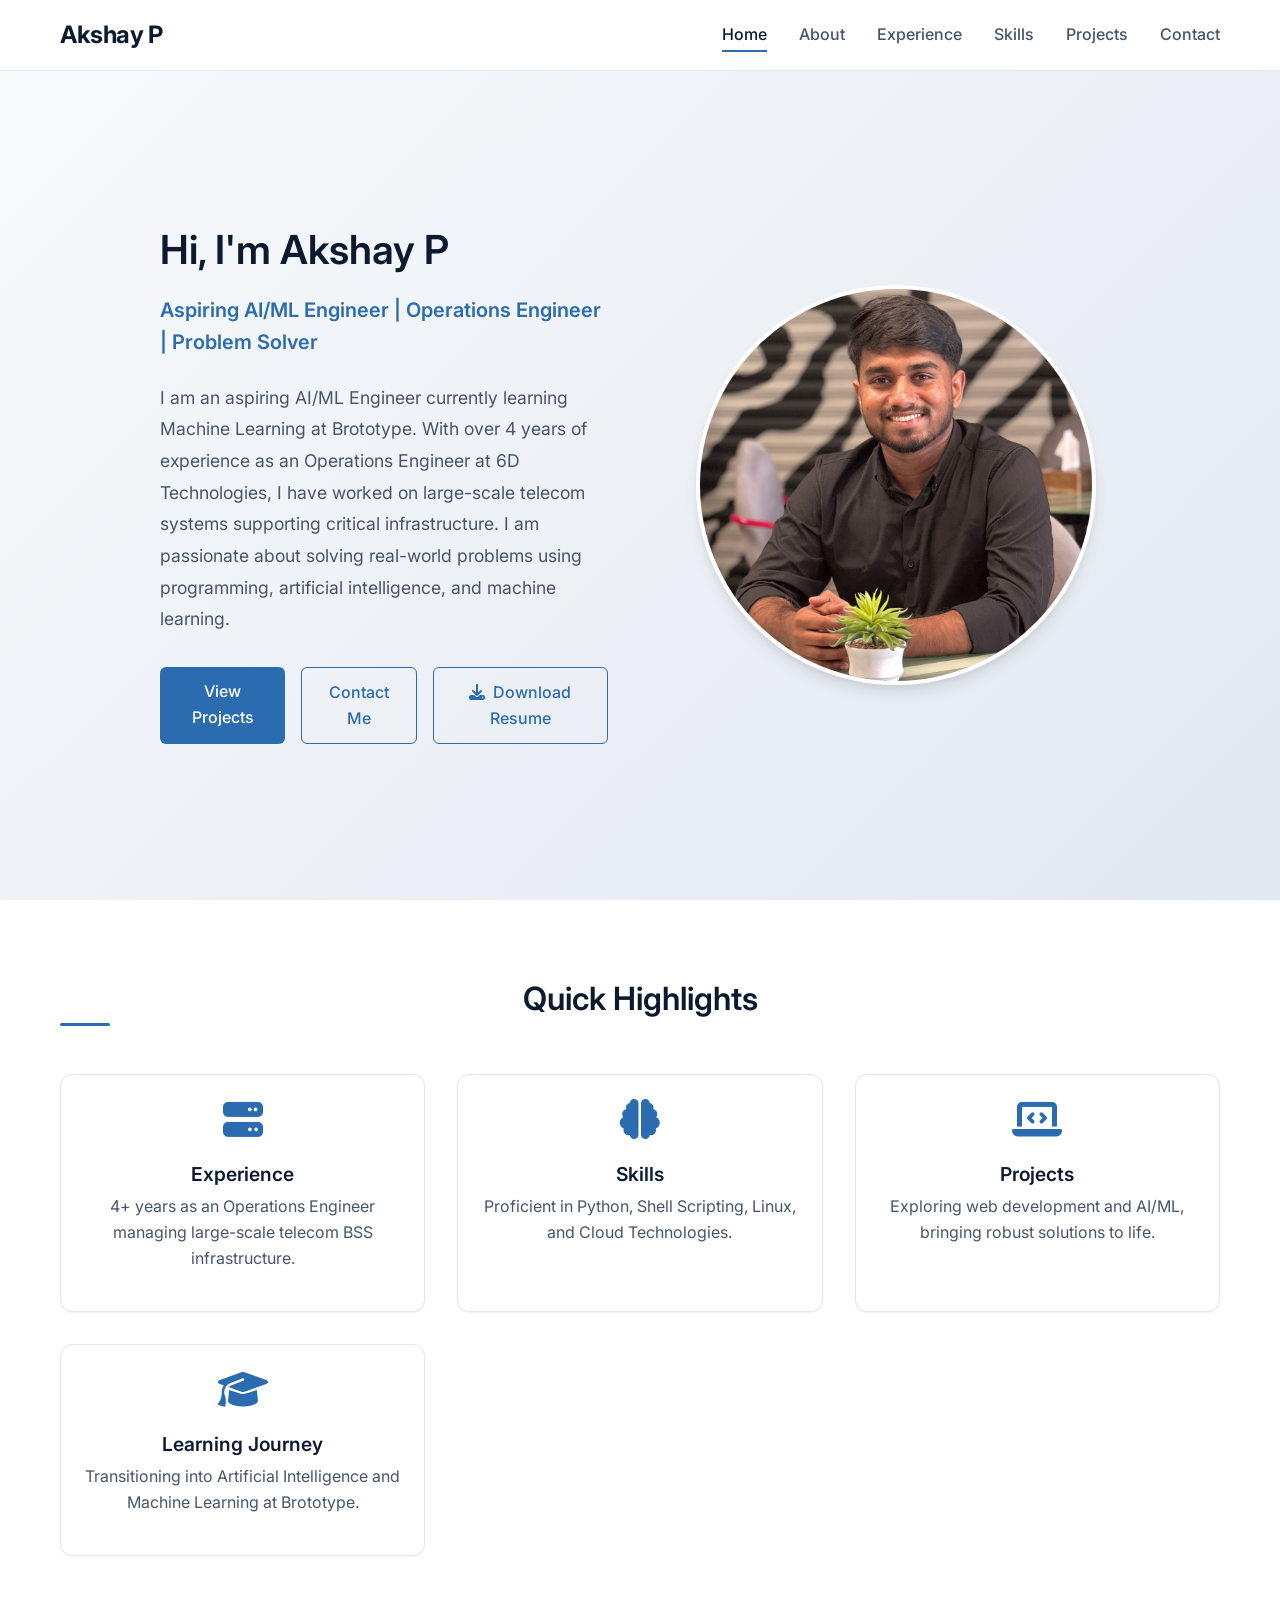
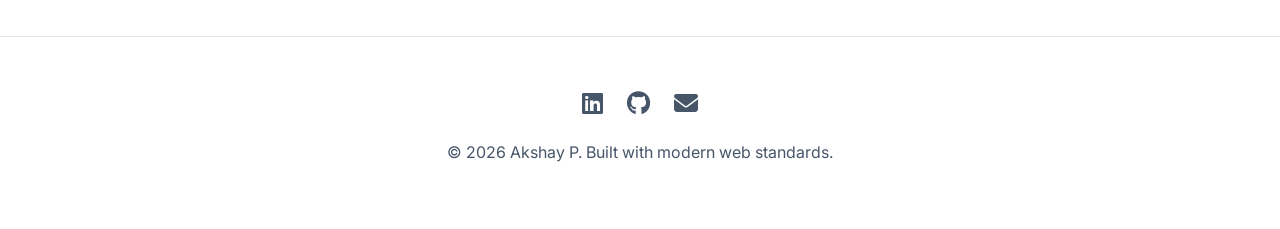
<file: index.html>
<!DOCTYPE html>
<html lang="en">

<head>
  <meta charset="UTF-8">
  <meta name="viewport" content="width=device-width, initial-scale=1.0">
  <title>Akshay P | AI/ML Engineer</title>
  <meta name="description" content="Portfolio of Akshay P, Aspiring AI/ML Engineer and Operations Engineer.">
  <link rel="stylesheet" href="assets/css/style.css">
  <link rel="stylesheet" href="https://cdnjs.cloudflare.com/ajax/libs/font-awesome/6.4.0/css/all.min.css">
  <style>
    /* Home Page Specific Styles */
    .hero {
      min-height: calc(100vh - 70px);
      display: flex;
      align-items: center;
      justify-content: center;
      padding: 2rem 0;
      background: linear-gradient(135deg, #f8fafc 0%, #e2e8f0 100%);
    }

    .hero-container {
      display: flex;
      align-items: center;
      gap: 4rem;
      max-width: 1000px;
    }

    .hero-content {
      flex: 1;
    }

    .hero-image-container {
      flex: 1;
      display: flex;
      justify-content: center;
    }

    .hero-image {
      width: 400px;
      height: 400px;
      border-radius: 50%;
      object-fit: cover;
      box-shadow: var(--shadow-lg);
      border: 4px solid #fff;
    }

    .hero-subtitle {
      font-size: 1.25rem;
      color: var(--accent-color);
      font-weight: 600;
      margin-bottom: 1.5rem;
    }

    .hero-text {
      font-size: 1.1rem;
      color: var(--text-secondary);
      line-height: 1.8;
      margin-bottom: 2rem;
    }

    .btn-group {
      display: flex;
      gap: 1rem;
      margin-top: 2rem;
    }

    .highlights {
      background-color: #fff;
      padding: 5rem 0;
    }

    .highlight-icon {
      font-size: 2.5rem;
      color: var(--accent-color);
      margin-bottom: 1.5rem;
    }

    @media (max-width: 900px) {
      .hero-container {
        flex-direction: column-reverse;
        text-align: center;
        gap: 2rem;
      }

      .btn-group {
        justify-content: center;
        flex-wrap: wrap;
      }
    }
  </style>
</head>

<body>

  <!-- Navigation -->
  <nav class="navbar">
    <div class="container nav-container">
      <a href="index.html" class="logo">Akshay P</a>
      <div class="hamburger">
        <span></span>
        <span></span>
        <span></span>
      </div>
      <ul class="nav-menu">
        <li><a href="index.html" class="nav-link">Home</a></li>
        <li><a href="about.html" class="nav-link">About</a></li>
        <li><a href="experience.html" class="nav-link">Experience</a></li>
        <li><a href="skills.html" class="nav-link">Skills</a></li>
        <li><a href="projects.html" class="nav-link">Projects</a></li>
        <li><a href="contact.html" class="nav-link">Contact</a></li>
      </ul>
    </div>
  </nav>

  <!-- Hero Section -->
  <section class="hero">
    <div class="container hero-container fade-in">
      <div class="hero-content">
        <h1>Hi, I'm Akshay P</h1>
        <div class="hero-subtitle">Aspiring AI/ML Engineer | Operations Engineer | Problem Solver</div>
        <p class="hero-text">
          I am an aspiring AI/ML Engineer currently learning Machine Learning at Brototype. With over 4 years of
          experience as an Operations Engineer at 6D Technologies, I have worked on large-scale telecom systems
          supporting critical infrastructure. I am passionate about solving real-world problems using programming,
          artificial intelligence, and machine learning.
        </p>
        <div class="btn-group">
          <a href="projects.html" class="btn btn-primary">View Projects</a>
          <a href="contact.html" class="btn btn-secondary">Contact Me</a>
          <a href="https://docs.google.com/document/d/1Ic0UCB2RdyCVwe9C10wcypvzo18QJWpw/edit?usp=drive_link&ouid=106035150962285005236&rtpof=true&sd=true" target="_blank" class="btn btn-secondary"><i class="fas fa-download" style="margin-right: 8px;"></i>Download
            Resume</a>
        </div>
      </div>
      <div class="hero-image-container fade-in">
        <img src="assets/images/profile.jpeg" alt="Akshay P" class="hero-image">
      </div>
    </div>
  </section>

  <!-- Highlights Section -->
  <section class="highlights">
    <div class="container">
      <h2 class="text-center fade-in">Quick Highlights</h2>
      <div class="grid grid-2 mt-3 p-0">
        <!-- Experience Card -->
        <a href="experience.html" class="card text-center fade-in">
          <i class="fas fa-server highlight-icon"></i>
          <h3 class="card-title">Experience</h3>
          <p>4+ years as an Operations Engineer managing large-scale telecom BSS infrastructure.</p>
        </a>

        <!-- Skills Card -->
        <a href="skills.html" class="card text-center fade-in">
          <i class="fas fa-brain highlight-icon"></i>
          <h3 class="card-title">Skills</h3>
          <p>Proficient in Python, Shell Scripting, Linux, and Cloud Technologies.</p>
        </a>

        <!-- Projects Card -->
        <a href="projects.html" class="card text-center fade-in">
          <i class="fas fa-laptop-code highlight-icon"></i>
          <h3 class="card-title">Projects</h3>
          <p>Exploring web development and AI/ML, bringing robust solutions to life.</p>
        </a>

        <!-- Learning Journey Card -->
        <a href="about.html" class="card text-center fade-in">
          <i class="fas fa-graduation-cap highlight-icon"></i>
          <h3 class="card-title">Learning Journey</h3>
          <p>Transitioning into Artificial Intelligence and Machine Learning at Brototype.</p>
        </a>
      </div>
    </div>
  </section>

  <!-- Footer -->
  <footer>
    <div class="container footer-content">
      <div class="social-links">
        <a href="https://www.linkedin.com/in/akshaypramodp" target="_blank" aria-label="LinkedIn"><i
            class="fab fa-linkedin"></i></a>
        <a href="https://github.com/akshaypramodp" target="_blank" aria-label="GitHub"><i class="fab fa-github"></i></a>
        <a href="mailto:akshaypramod107@gmail.com" aria-label="Email" target="_blank"><i class="fas fa-envelope"></i></a>
      </div>
      <p>&copy; 2026 Akshay P. Built with modern web standards.</p>
    </div>
  </footer>

  <script src="assets/js/main.js"></script>
</body>

</html>
</file>
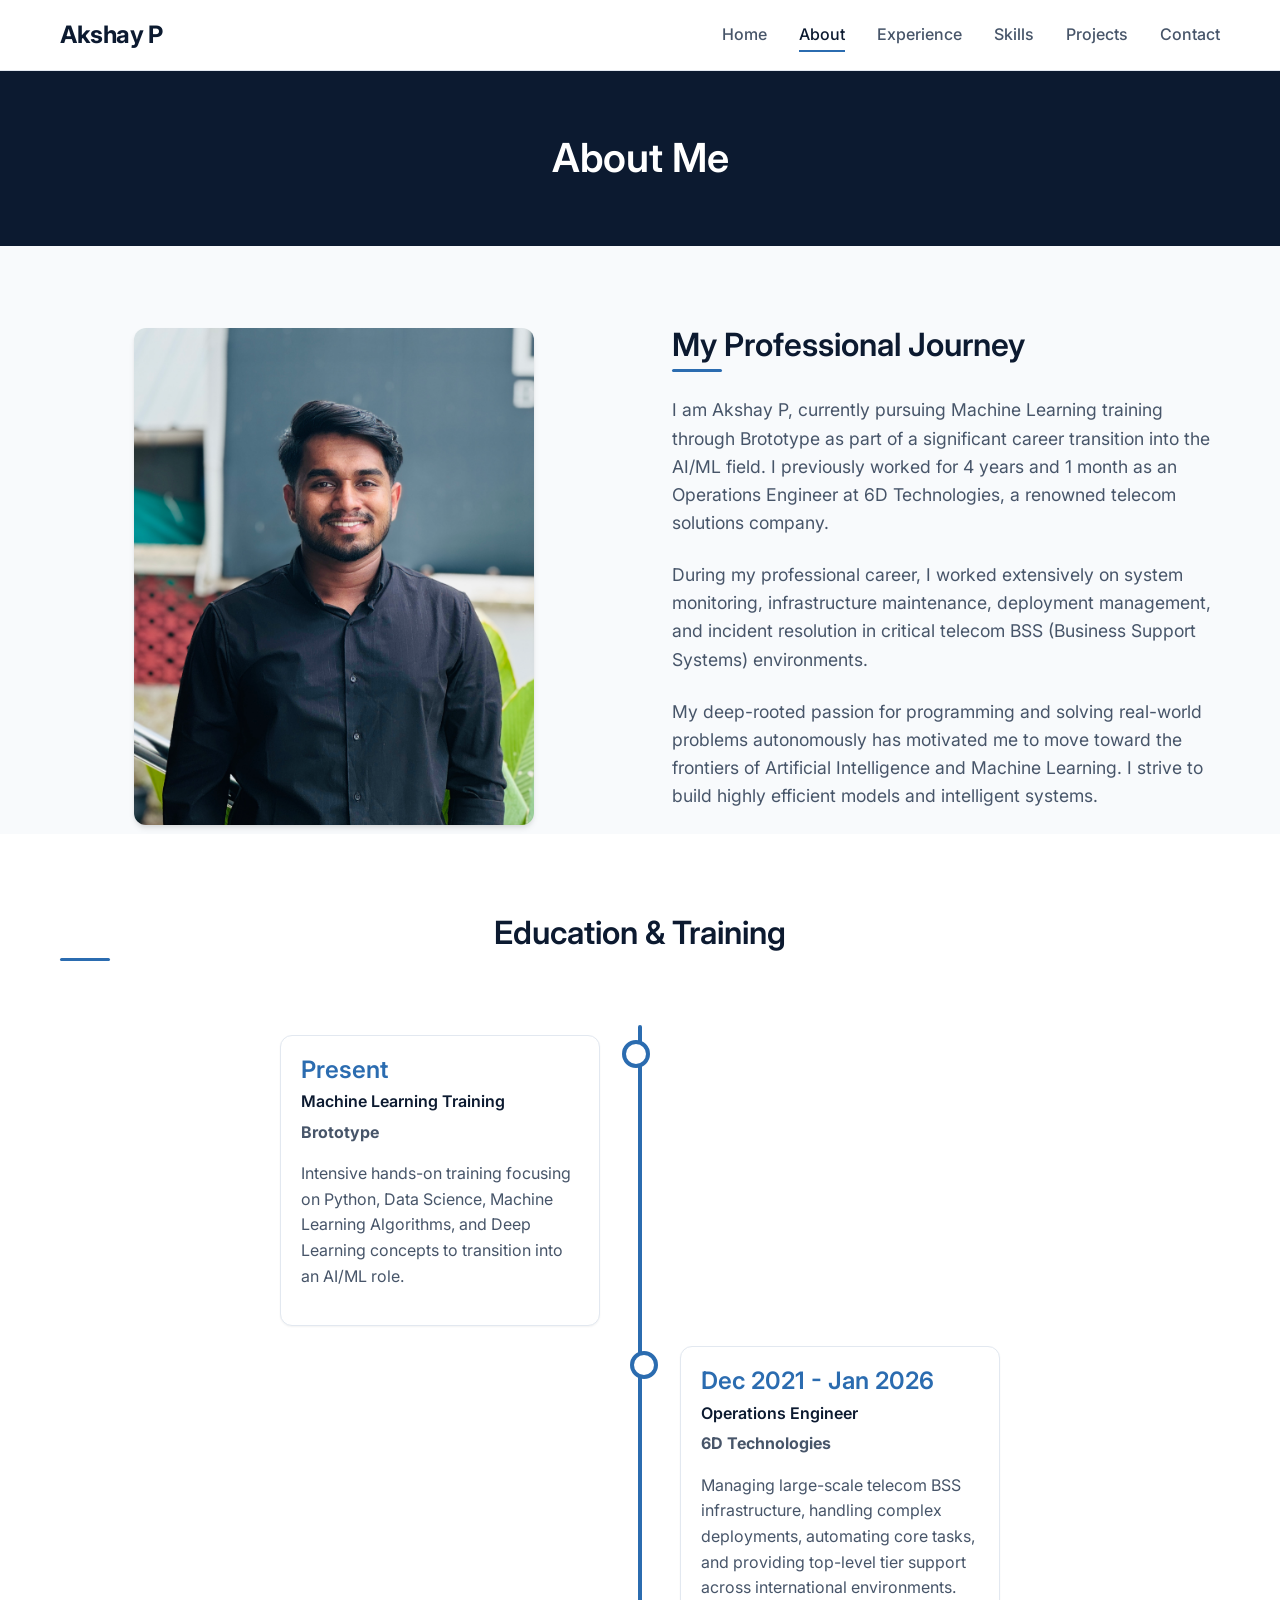
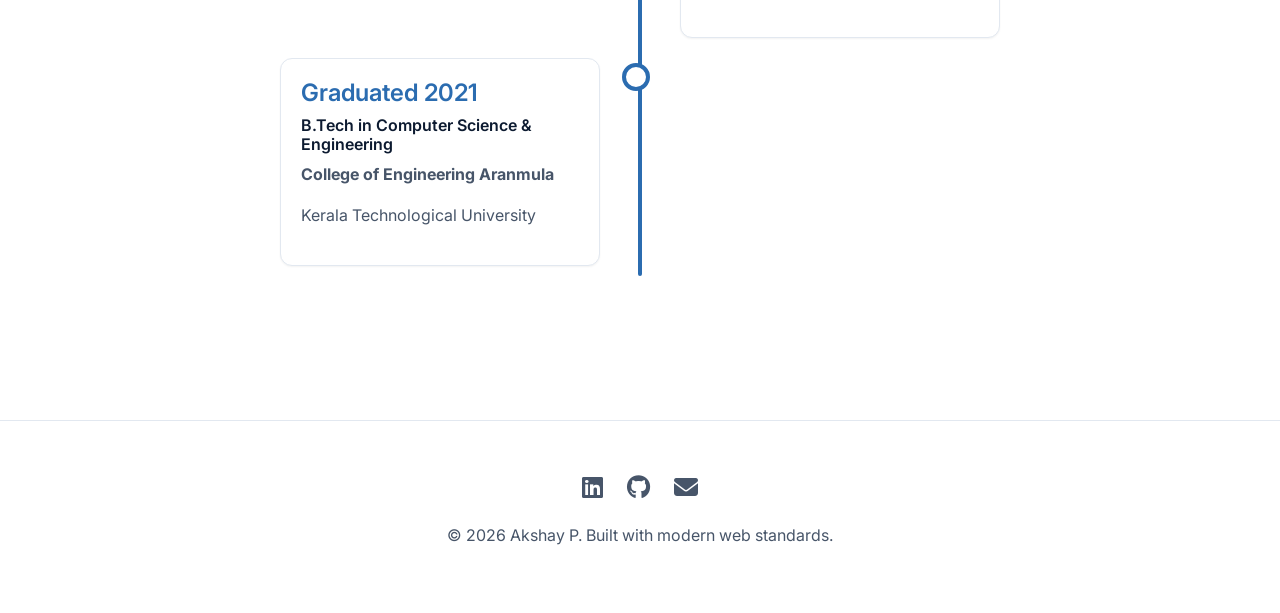
<file: about.html>
<!DOCTYPE html>
<html lang="en">

<head>
  <meta charset="UTF-8">
  <meta name="viewport" content="width=device-width, initial-scale=1.0">
  <title>About | Akshay P</title>
  <meta name="description"
    content="Learn more about Akshay P, an aspiring AI/ML Engineer with telecom operations background.">
  <link rel="stylesheet" href="assets/css/style.css">
  <link rel="stylesheet" href="https://cdnjs.cloudflare.com/ajax/libs/font-awesome/6.4.0/css/all.min.css">
  <style>
    .page-header {
      background-color: var(--primary-color);
      color: #fff;
      padding: 4rem 0;
      text-align: center;
    }

    .page-header h1 {
      color: #fff;
      margin-bottom: 0;
    }

    .bio-section {
      display: flex;
      gap: 4rem;
      align-items: center;
      margin-top: 5rem;
    }

    .bio-image {
      flex: 1;
      text-align: center;
    }

    .bio-image img {
      width: 100%;
      max-width: 400px;
      border-radius: 12px;
      box-shadow: var(--shadow-md);
    }

    .bio-content {
      flex: 1;
    }

    .bio-content p {
      font-size: 1.1rem;
      margin-bottom: 1.5rem;
    }

    /* Timeline */
    .timeline {
      position: relative;
      max-width: 800px;
      margin: 4rem auto;
    }

    .timeline::after {
      content: '';
      position: absolute;
      width: 4px;
      background-color: var(--accent-color);
      top: 0;
      bottom: 0;
      left: 50%;
      margin-left: -2px;
      border-radius: 4px;
    }

    .timeline-item {
      padding: 10px 40px;
      position: relative;
      background-color: inherit;
      width: 50%;
    }

    .timeline-item::after {
      content: '';
      position: absolute;
      width: 20px;
      height: 20px;
      right: -10px;
      background-color: var(--bg-card);
      border: 4px solid var(--accent-color);
      top: 15px;
      border-radius: 50%;
      z-index: 1;
    }

    .left {
      left: 0;
    }

    .right {
      left: 50%;
    }

    .right::after {
      left: -10px;
    }

    .timeline-content {
      padding: 20px;
      background-color: var(--bg-card);
      position: relative;
      border-radius: 12px;
      box-shadow: var(--shadow-sm);
      border: 1px solid var(--border-color);
    }

    .timeline-date {
      color: var(--accent-color);
      font-weight: 600;
      margin-bottom: 0.5rem;
    }

    @media (max-width: 768px) {
      .bio-section {
        flex-direction: column;
      }

      .timeline::after {
        left: 31px;
      }

      .timeline-item {
        width: 100%;
        padding-left: 70px;
        padding-right: 25px;
      }

      .timeline-item::after {
        left: 21px;
      }

      .right {
        left: 0%;
      }
    }
  </style>
</head>

<body>

  <!-- Navigation -->
  <nav class="navbar">
    <div class="container nav-container">
      <a href="index.html" class="logo">Akshay P</a>
      <div class="hamburger">
        <span></span>
        <span></span>
        <span></span>
      </div>
      <ul class="nav-menu">
        <li><a href="index.html" class="nav-link">Home</a></li>
        <li><a href="about.html" class="nav-link">About</a></li>
        <li><a href="experience.html" class="nav-link">Experience</a></li>
        <li><a href="skills.html" class="nav-link">Skills</a></li>
        <li><a href="projects.html" class="nav-link">Projects</a></li>
        <li><a href="contact.html" class="nav-link">Contact</a></li>
      </ul>
    </div>
  </nav>

  <!-- Page Header -->
  <header class="page-header">
    <div class="container">
      <h1 class="fade-in">About Me</h1>
    </div>
  </header>

  <!-- Bio Section -->
  <section class="container bio-section flex-center fade-in">
    <div class="bio-image">
      <img src="assets/images/profile-2.jpeg" alt="Akshay Professional Photo">
    </div>
    <div class="bio-content">
      <h2>My Professional Journey</h2>
      <p>
        I am Akshay P, currently pursuing Machine Learning training through Brototype as part of a significant career
        transition into the AI/ML field. I previously worked for 4 years and 1 month as an Operations Engineer at 6D
        Technologies, a renowned telecom solutions company.
      </p>
      <p>
        During my professional career, I worked extensively on system monitoring, infrastructure maintenance, deployment
        management, and incident resolution in critical telecom BSS (Business Support Systems) environments.
      </p>
      <p>
        My deep-rooted passion for programming and solving real-world problems autonomously has motivated me to move
        toward the frontiers of Artificial Intelligence and Machine Learning. I strive to build highly efficient models
        and intelligent systems.
      </p>
    </div>
  </section>

  <!-- Education Timeline Section -->
  <section style="background-color: #fff;">
    <div class="container py-3">
      <h2 class="text-center fade-in">Education & Training</h2>
      <div class="timeline fade-in">

        <!-- ML Training -->
        <div class="timeline-item left">
          <div class="timeline-content">
            <h3 class="timeline-date">Present</h3>
            <h4>Machine Learning Training</h4>
            <p><strong>Brototype</strong></p>
            <p>Intensive hands-on training focusing on Python, Data Science, Machine Learning Algorithms, and Deep
              Learning concepts to transition into an AI/ML role.</p>
          </div>
        </div>

        <!-- Career -->
        <div class="timeline-item right">
          <div class="timeline-content">
            <h3 class="timeline-date">Dec 2021 - Jan 2026</h3>
            <h4>Operations Engineer</h4>
            <p><strong>6D Technologies</strong></p>
            <p>Managing large-scale telecom BSS infrastructure, handling complex deployments, automating core tasks, and
              providing top-level tier support across international environments.</p>
          </div>
        </div>

        <!-- Degree -->
        <div class="timeline-item left">
          <div class="timeline-content">
            <h3 class="timeline-date">Graduated 2021</h3>
            <h4>B.Tech in Computer Science & Engineering</h4>
            <p><strong>College of Engineering Aranmula</strong></p>
            <p>Kerala Technological University</p>
          </div>
        </div>

      </div>
    </div>
  </section>

  <!-- Footer -->
  <footer>
    <div class="container footer-content">
      <div class="social-links">
        <a href="https://www.linkedin.com/in/akshaypramodp" target="_blank" aria-label="LinkedIn"><i
            class="fab fa-linkedin"></i></a>
        <a href="https://github.com/akshaypramodp" target="_blank" aria-label="GitHub"><i class="fab fa-github"></i></a>
        <a href="mailto:akshaypramod107@gmail.com" aria-label="Email" target="_blank"><i class="fas fa-envelope"></i></a>
      </div>
      <p>&copy; 2026 Akshay P. Built with modern web standards.</p>
    </div>
  </footer>

  <script src="assets/js/main.js"></script>
</body>

</html>
</file>
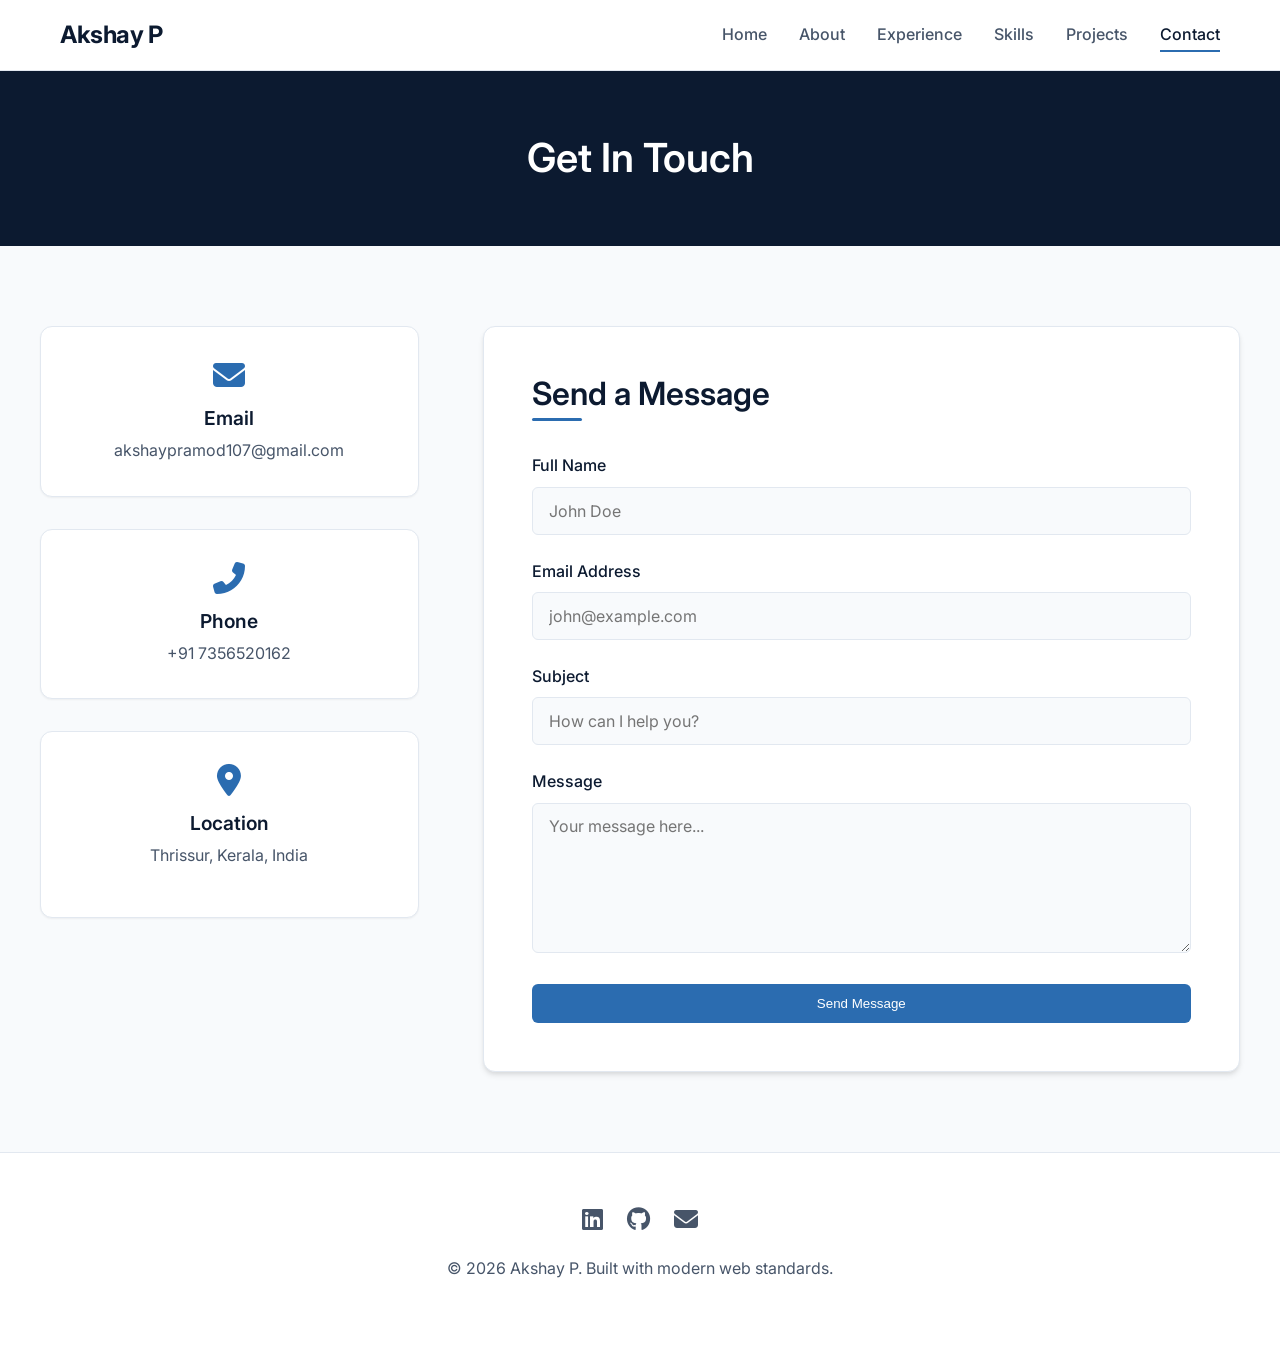
<file: contact.html>
<!DOCTYPE html>
<html lang="en">

<head>
  <meta charset="UTF-8">
  <meta name="viewport" content="width=device-width, initial-scale=1.0">
  <title>Contact | Akshay P</title>
  <meta name="description" content="Contact Akshay P for opportunities and collaboration.">
  <link rel="stylesheet" href="assets/css/style.css">
  <link rel="stylesheet" href="https://cdnjs.cloudflare.com/ajax/libs/font-awesome/6.4.0/css/all.min.css">
  <style>
    .page-header {
      background-color: var(--primary-color);
      color: #fff;
      padding: 4rem 0;
      text-align: center;
    }

    .page-header h1 {
      color: #fff;
      margin-bottom: 0;
    }

    .contact-section {
      padding: 5rem 0;
      display: grid;
      grid-template-columns: 1fr 2fr;
      gap: 4rem;
    }

    /* Contact Info */
    .contact-info {
      display: flex;
      flex-direction: column;
      gap: 2rem;
    }

    .info-card {
      background: var(--bg-card);
      padding: 2rem;
      border-radius: 12px;
      border: 1px solid var(--border-color);
      box-shadow: var(--shadow-sm);
      text-align: center;
      transition: var(--transition);
    }

    .info-card:hover {
      box-shadow: var(--shadow-lg);
      transform: translateY(-5px);
    }

    .info-icon {
      font-size: 2rem;
      color: var(--accent-color);
      margin-bottom: 1rem;
    }

    .info-card h3 {
      font-size: 1.2rem;
      margin-bottom: 0.5rem;
    }

    .info-card a,
    .info-card p {
      color: var(--text-secondary);
      font-size: 1rem;
    }

    .info-card a:hover {
      color: var(--accent-color);
    }

    /* Contact Form */
    .contact-form-container {
      background: var(--bg-card);
      padding: 3rem;
      border-radius: 12px;
      border: 1px solid var(--border-color);
      box-shadow: var(--shadow-md);
    }

    .form-group {
      margin-bottom: 1.5rem;
    }

    .form-group label {
      display: block;
      margin-bottom: 0.5rem;
      font-weight: 500;
      color: var(--primary-color);
    }

    .form-control {
      width: 100%;
      padding: 0.8rem 1rem;
      border: 1px solid var(--border-color);
      border-radius: 6px;
      font-size: 1rem;
      font-family: var(--font-family);
      color: var(--text-primary);
      transition: var(--transition);
      background-color: #f8fafc;
    }

    .form-control:focus {
      outline: none;
      border-color: var(--accent-color);
      background-color: #fff;
      box-shadow: 0 0 0 3px rgba(43, 108, 176, 0.1);
    }

    textarea.form-control {
      resize: vertical;
      min-height: 150px;
    }

    .error-msg {
      color: #e53e3e;
      font-size: 0.85rem;
      margin-top: 0.5rem;
      display: none;
    }

    .success-msg {
      background-color: #c6f6d5;
      color: #2f855a;
      padding: 1rem;
      border-radius: 6px;
      margin-top: 1rem;
      display: none;
      text-align: center;
      font-weight: 500;
    }

    @media (max-width: 900px) {
      .contact-section {
        grid-template-columns: 1fr;
      }
    }
  </style>
</head>

<body>

  <!-- Navigation -->
  <nav class="navbar">
    <div class="container nav-container">
      <a href="index.html" class="logo">Akshay P</a>
      <div class="hamburger">
        <span></span>
        <span></span>
        <span></span>
      </div>
      <ul class="nav-menu">
        <li><a href="index.html" class="nav-link">Home</a></li>
        <li><a href="about.html" class="nav-link">About</a></li>
        <li><a href="experience.html" class="nav-link">Experience</a></li>
        <li><a href="skills.html" class="nav-link">Skills</a></li>
        <li><a href="projects.html" class="nav-link">Projects</a></li>
        <li><a href="contact.html" class="nav-link">Contact</a></li>
      </ul>
    </div>
  </nav>

  <!-- Page Header -->
  <header class="page-header">
    <div class="container">
      <h1 class="fade-in">Get In Touch</h1>
    </div>
  </header>

  <!-- Contact Content -->
  <section class="container contact-section">

    <!-- Info -->
    <div class="contact-info fade-in">
      <div class="info-card">
        <i class="fas fa-envelope info-icon"></i>
        <h3>Email</h3>
        <a href="mailto:akshaypramod107@gmail.com" target="_blank">akshaypramod107@gmail.com</a>
      </div>

      <div class="info-card">
        <i class="fas fa-phone-alt info-icon"></i>
        <h3>Phone</h3>
        <a href="tel:+917356520162">+91 7356520162</a>
      </div>

      <div class="info-card">
        <i class="fas fa-map-marker-alt info-icon"></i>
        <h3>Location</h3>
        <p>Thrissur, Kerala, India</p>
      </div>
    </div>

    <!-- Form -->
    <div class="contact-form-container fade-in">
      <h2 style="margin-bottom: 2rem;">Send a Message</h2>
      <form id="contactForm" action="https://formspree.io/f/mzdjrpwn" method="POST" novalidate>

        <div class="form-group">
          <label for="name">Full Name</label>
          <input type="text" id="name" name="name" class="form-control" placeholder="John Doe" required>
          <div class="error-msg" id="nameError">Please enter your full name.</div>
        </div>

        <div class="form-group">
          <label for="email">Email Address</label>
          <input type="email" id="email" name="email" class="form-control" placeholder="john@example.com" required>
          <div class="error-msg" id="emailError">Please enter a valid email address.</div>
        </div>

        <div class="form-group">
          <label for="subject">Subject</label>
          <input type="text" id="subject" name="subject" class="form-control" placeholder="How can I help you?"
            required>
          <div class="error-msg" id="subjectError">Please enter a subject.</div>
        </div>

        <div class="form-group">
          <label for="message">Message</label>
          <textarea id="message" name="message" class="form-control" placeholder="Your message here..."
            required></textarea>
          <div class="error-msg" id="messageError">Please enter your message.</div>
        </div>

        <button type="submit" class="btn btn-primary" style="width: 100%;">Send Message</button>
        <div class="success-msg" id="successMsg">Thank you! Your message has been sent successfully.</div>

      </form>
    </div>

  </section>

  <!-- Footer -->
  <footer>
    <div class="container footer-content">
      <div class="social-links">
        <a href="https://www.linkedin.com/in/akshaypramodp" target="_blank" aria-label="LinkedIn"><i
            class="fab fa-linkedin"></i></a>
        <a href="https://github.com/akshaypramodp" target="_blank" aria-label="GitHub"><i class="fab fa-github"></i></a>
        <a href="mailto:akshaypramod107@gmail.com" aria-label="Email" target="_blank"><i class="fas fa-envelope"></i></a>
      </div>
      <p>&copy; 2026 Akshay P. Built with modern web standards.</p>
    </div>
  </footer>

  <script src="assets/js/main.js"></script>
  <script>
    // Form Validation Logic
    document.getElementById('contactForm').addEventListener('submit', async function (e) {
      e.preventDefault();

      let isValid = true;

      const name = document.getElementById('name');
      const email = document.getElementById('email');
      const subject = document.getElementById('subject');
      const message = document.getElementById('message');

      const nameError = document.getElementById('nameError');
      const emailError = document.getElementById('emailError');
      const subjectError = document.getElementById('subjectError');
      const messageError = document.getElementById('messageError');
      const successMsg = document.getElementById('successMsg');
      const submitBtn = this.querySelector('button[type="submit"]');

      // Reset errors
      [nameError, emailError, subjectError, messageError].forEach(el => el.style.display = 'none');
      successMsg.style.display = 'none';

      if (!name.value.trim()) {
        nameError.style.display = 'block';
        isValid = false;
      }

      const emailRegex = /^[^\s@]+@[^\s@]+\.[^\s@]+$/;
      if (!email.value.trim() || !emailRegex.test(email.value.trim())) {
        emailError.style.display = 'block';
        isValid = false;
      }

      if (!subject.value.trim()) {
        subjectError.style.display = 'block';
        isValid = false;
      }

      if (!message.value.trim()) {
        messageError.style.display = 'block';
        isValid = false;
      }

      if (isValid) {
        // Disable button during submission
        const originalBtnText = submitBtn.textContent;
        submitBtn.textContent = 'Sending...';
        submitBtn.disabled = true;

        try {
          const formData = new FormData(this);
          const response = await fetch(this.action, {
            method: 'POST',
            body: formData,
            headers: {
              'Accept': 'application/json'
            }
          });

          if (response.ok) {
            successMsg.style.display = 'block';
            this.reset();
            setTimeout(() => {
              successMsg.style.display = 'none';
            }, 5000);
          } else {
            alert('Oops! There was a problem submitting your form');
          }
        } catch (error) {
          alert('Oops! There was a problem submitting your form');
        } finally {
          submitBtn.textContent = originalBtnText;
          submitBtn.disabled = false;
        }
      }
    });
  </script>
</body>

</html>
</file>
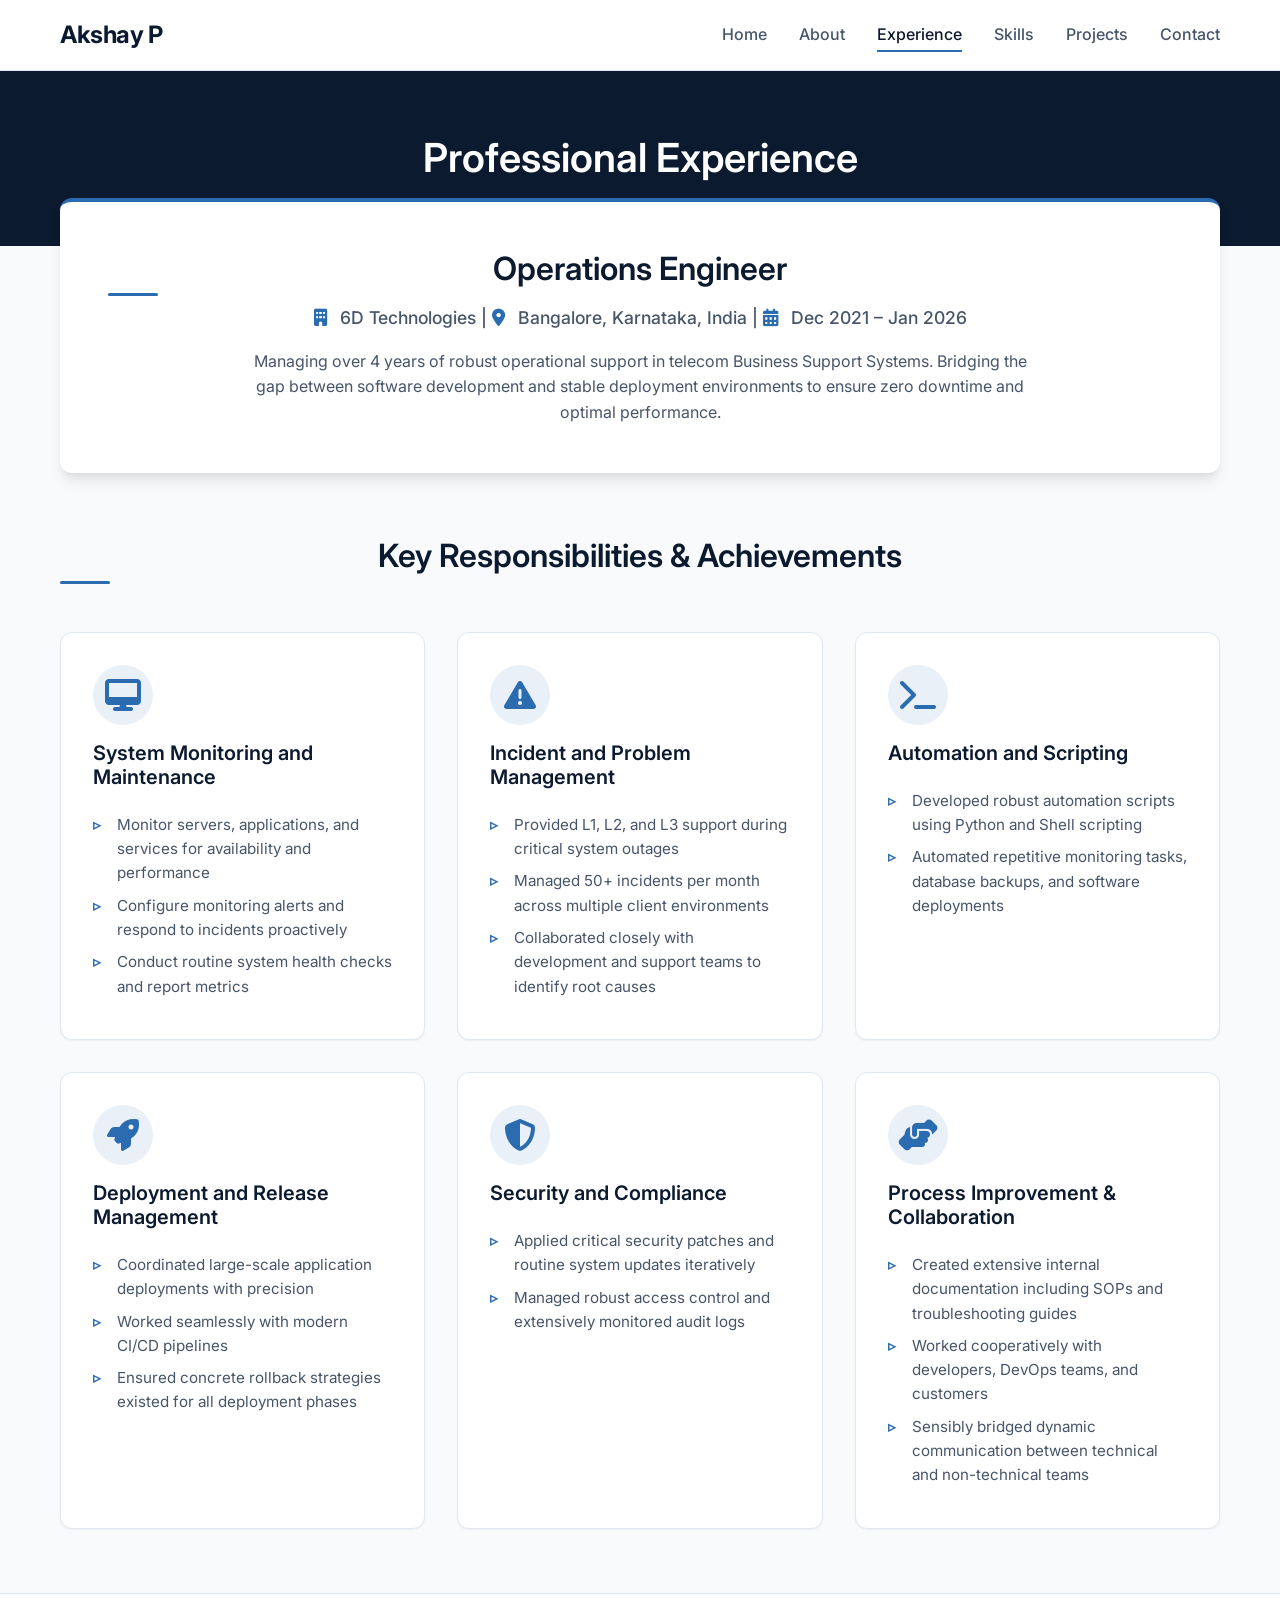
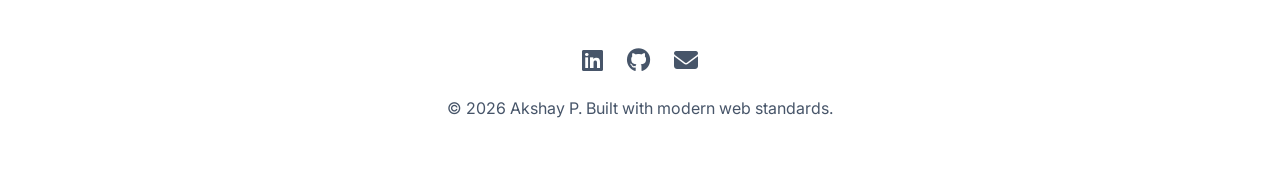
<file: experience.html>
<!DOCTYPE html>
<html lang="en">
<head>
  <meta charset="UTF-8">
  <meta name="viewport" content="width=device-width, initial-scale=1.0">
  <title>Experience | Akshay P</title>
  <meta name="description" content="Professional experience of Akshay P as an Operations Engineer.">
  <link rel="stylesheet" href="assets/css/style.css">
  <link rel="stylesheet" href="https://cdnjs.cloudflare.com/ajax/libs/font-awesome/6.4.0/css/all.min.css">
  <style>
    .page-header {
      background-color: var(--primary-color);
      color: #fff;
      padding: 4rem 0;
      text-align: center;
    }
    .page-header h1 {
      color: #fff;
      margin-bottom: 0;
    }
    
    .role-header {
      background: #fff;
      padding: 3rem;
      border-radius: 12px;
      margin-top: -3rem;
      box-shadow: var(--shadow-lg);
      position: relative;
      z-index: 10;
      text-align: center;
      border-top: 4px solid var(--accent-color);
    }
    
    .role-title {
      font-size: 2rem;
      color: var(--primary-color);
      margin-bottom: 0.5rem;
    }
    
    .company-info {
      font-size: 1.1rem;
      color: var(--text-secondary);
      font-weight: 500;
      margin-bottom: 1rem;
    }

    .company-info i {
      color: var(--accent-color);
      margin-right: 8px;
    }

    .responsibilities {
      padding: 4rem 0;
    }

    .resp-card {
      padding: 2rem;
      background: var(--bg-card);
      border-radius: 12px;
      border: 1px solid var(--border-color);
      box-shadow: var(--shadow-sm);
      transition: var(--transition);
      display: flex;
      flex-direction: column;
      gap: 1rem;
    }
    
    .resp-card:hover {
      box-shadow: var(--shadow-lg);
      transform: translateY(-5px);
    }
    
    .resp-icon {
      font-size: 2rem;
      color: var(--accent-color);
      background: rgba(43, 108, 176, 0.1);
      width: 60px;
      height: 60px;
      display: flex;
      align-items: center;
      justify-content: center;
      border-radius: 50%;
    }

    .resp-card h3 {
      font-size: 1.25rem;
      margin-bottom: 0.5rem;
    }

    .resp-list {
      list-style: none;
      padding: 0;
      margin: 0;
    }

    .resp-list li {
      position: relative;
      padding-left: 1.5rem;
      margin-bottom: 0.5rem;
      color: var(--text-secondary);
      font-size: 0.95rem;
    }

    .resp-list li::before {
      content: '▹';
      position: absolute;
      left: 0;
      color: var(--accent-color);
      font-weight: bold;
    }

  </style>
</head>
<body>

  <!-- Navigation -->
  <nav class="navbar">
    <div class="container nav-container">
      <a href="index.html" class="logo">Akshay P</a>
      <div class="hamburger">
        <span></span>
        <span></span>
        <span></span>
      </div>
      <ul class="nav-menu">
        <li><a href="index.html" class="nav-link">Home</a></li>
        <li><a href="about.html" class="nav-link">About</a></li>
        <li><a href="experience.html" class="nav-link">Experience</a></li>
        <li><a href="skills.html" class="nav-link">Skills</a></li>
        <li><a href="projects.html" class="nav-link">Projects</a></li>
        <li><a href="contact.html" class="nav-link">Contact</a></li>
      </ul>
    </div>
  </nav>

  <!-- Page Header -->
  <header class="page-header">
    <div class="container">
      <h1 class="fade-in">Professional Experience</h1>
    </div>
  </header>

  <!-- Experience Role Summary -->
  <div class="container fade-in">
    <div class="role-header">
      <h2 class="role-title">Operations Engineer</h2>
      <div class="company-info">
        <span><i class="fas fa-building"></i> 6D Technologies</span> | 
        <span><i class="fas fa-map-marker-alt"></i> Bangalore, Karnataka, India</span> |
        <span><i class="fas fa-calendar-alt"></i> Dec 2021 – Jan 2026</span>
      </div>
      <p style="max-width: 800px; margin: 0 auto;">
        Managing over 4 years of robust operational support in telecom Business Support Systems. Bridging the gap between software development and stable deployment environments to ensure zero downtime and optimal performance.
      </p>
    </div>
  </div>

  <!-- Responsibilities Detail -->
  <section class="responsibilities">
    <div class="container">
      <h2 class="text-center mb-3 fade-in">Key Responsibilities & Achievements</h2>
      
      <div class="grid grid-2">
        
        <!-- System Monitoring -->
        <div class="resp-card fade-in">
          <div class="resp-icon"><i class="fas fa-desktop"></i></div>
          <h3>System Monitoring and Maintenance</h3>
          <ul class="resp-list">
            <li>Monitor servers, applications, and services for availability and performance</li>
            <li>Configure monitoring alerts and respond to incidents proactively</li>
            <li>Conduct routine system health checks and report metrics</li>
          </ul>
        </div>

        <!-- Incident Management -->
        <div class="resp-card fade-in">
          <div class="resp-icon"><i class="fas fa-exclamation-triangle"></i></div>
          <h3>Incident and Problem Management</h3>
          <ul class="resp-list">
            <li>Provided L1, L2, and L3 support during critical system outages</li>
            <li>Managed 50+ incidents per month across multiple client environments</li>
            <li>Collaborated closely with development and support teams to identify root causes</li>
          </ul>
        </div>

        <!-- Automation & Scripting -->
        <div class="resp-card fade-in">
          <div class="resp-icon"><i class="fas fa-terminal"></i></div>
          <h3>Automation and Scripting</h3>
          <ul class="resp-list">
            <li>Developed robust automation scripts using Python and Shell scripting</li>
            <li>Automated repetitive monitoring tasks, database backups, and software deployments</li>
          </ul>
        </div>

        <!-- Deployment -->
        <div class="resp-card fade-in">
          <div class="resp-icon"><i class="fas fa-rocket"></i></div>
          <h3>Deployment and Release Management</h3>
          <ul class="resp-list">
            <li>Coordinated large-scale application deployments with precision</li>
            <li>Worked seamlessly with modern CI/CD pipelines</li>
            <li>Ensured concrete rollback strategies existed for all deployment phases</li>
          </ul>
        </div>

        <!-- Security -->
        <div class="resp-card fade-in">
          <div class="resp-icon"><i class="fas fa-shield-alt"></i></div>
          <h3>Security and Compliance</h3>
          <ul class="resp-list">
            <li>Applied critical security patches and routine system updates iteratively</li>
            <li>Managed robust access control and extensively monitored audit logs</li>
          </ul>
        </div>

        <!-- Process Improvement & Collab -->
        <div class="resp-card fade-in">
          <div class="resp-icon"><i class="fas fa-hands-helping"></i></div>
          <h3>Process Improvement & Collaboration</h3>
          <ul class="resp-list">
            <li>Created extensive internal documentation including SOPs and troubleshooting guides</li>
            <li>Worked cooperatively with developers, DevOps teams, and customers</li>
            <li>Sensibly bridged dynamic communication between technical and non-technical teams</li>
          </ul>
        </div>

      </div>
    </div>
  </section>

  <!-- Footer -->
  <footer>
    <div class="container footer-content">
      <div class="social-links">
        <a href="https://www.linkedin.com/in/akshaypramodp" target="_blank" aria-label="LinkedIn"><i class="fab fa-linkedin"></i></a>
        <a href="https://github.com/akshaypramodp" target="_blank" aria-label="GitHub"><i class="fab fa-github"></i></a>
        <a href="mailto:akshaypramod107@gmail.com" aria-label="Email" target="_blank"><i class="fas fa-envelope"></i></a>
      </div>
      <p>&copy; 2026 Akshay P. Built with modern web standards.</p>
    </div>
  </footer>

  <script src="assets/js/main.js"></script>
</body>
</html>
</file>
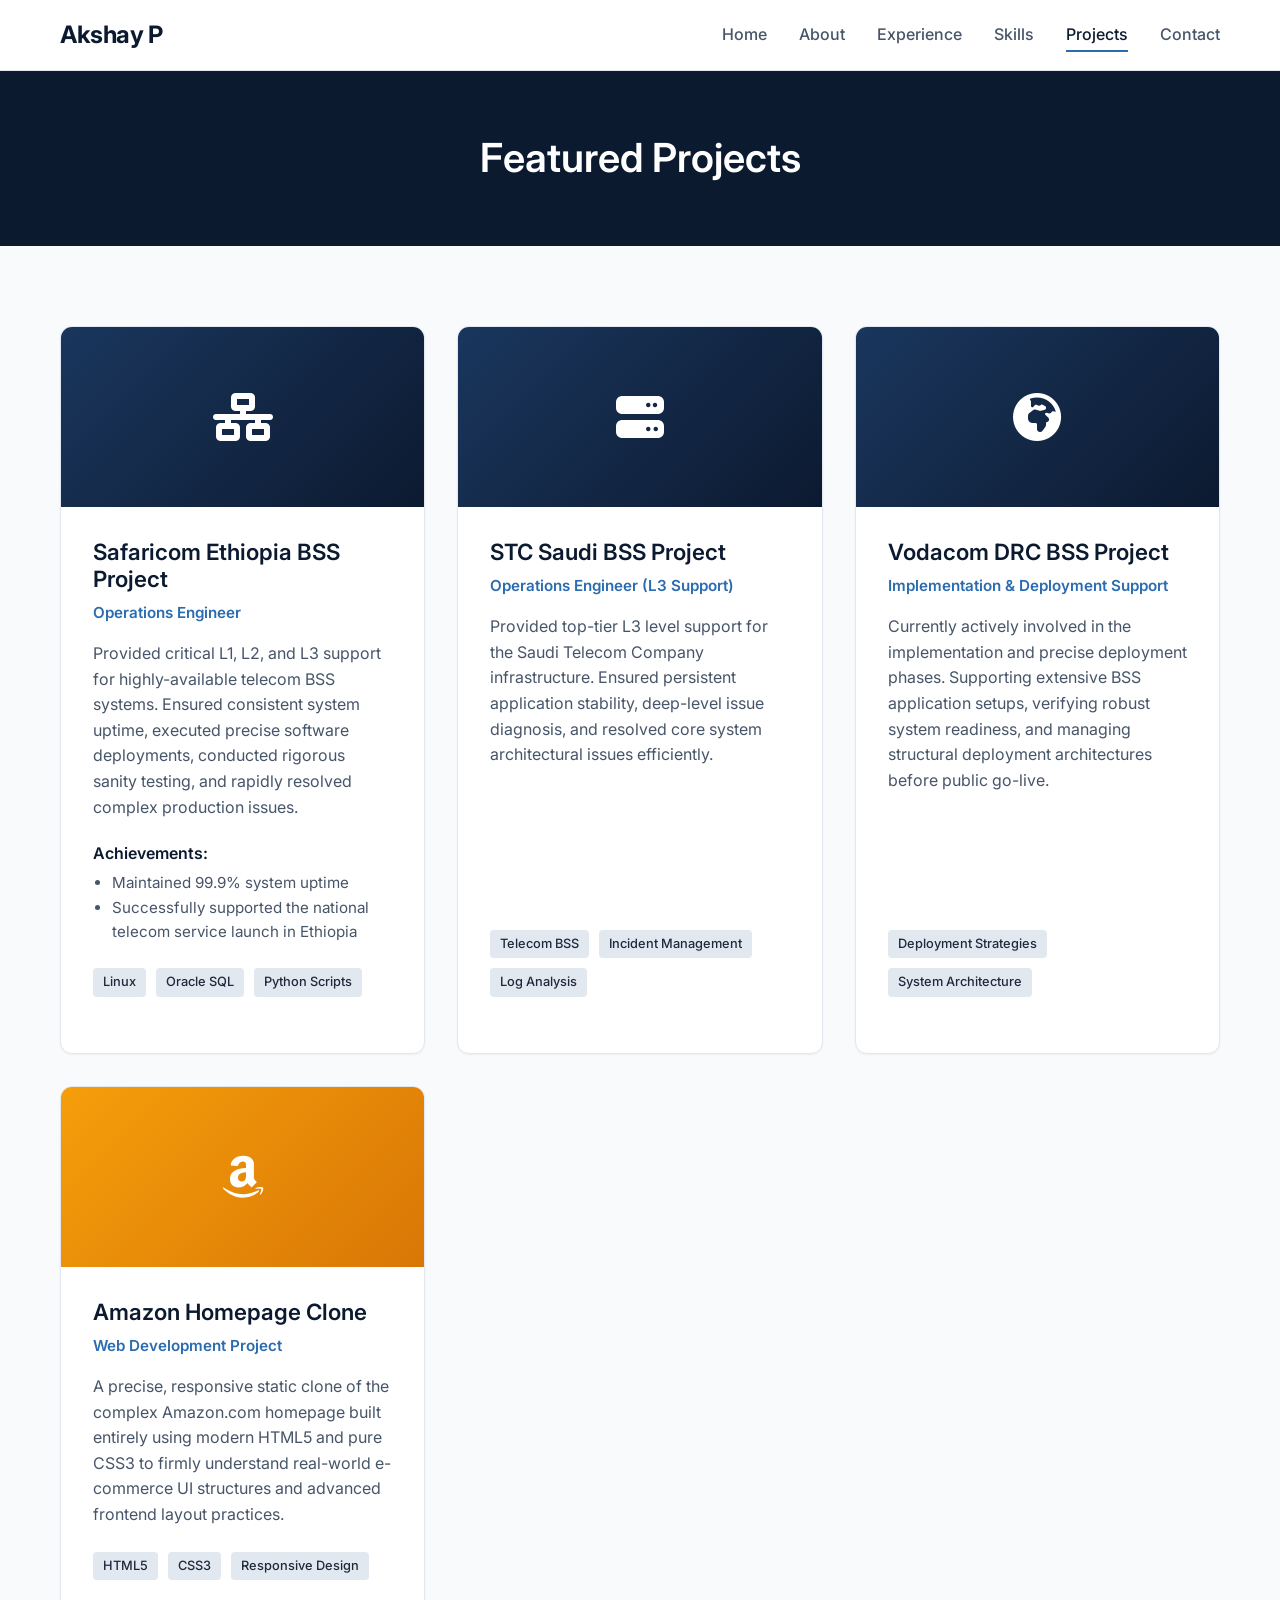
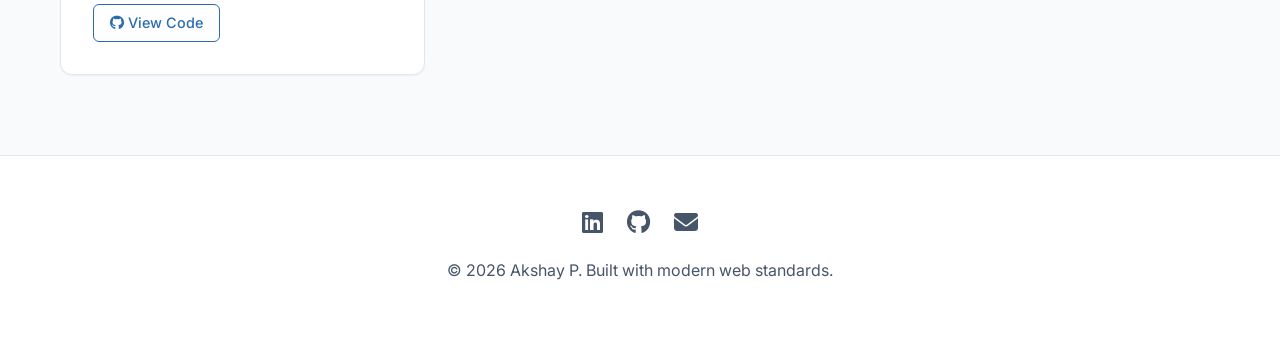
<file: projects.html>
<!DOCTYPE html>
<html lang="en">

<head>
  <meta charset="UTF-8">
  <meta name="viewport" content="width=device-width, initial-scale=1.0">
  <title>Projects | Akshay P</title>
  <meta name="description" content="Projects and achievements of Akshay P.">
  <link rel="stylesheet" href="assets/css/style.css">
  <link rel="stylesheet" href="https://cdnjs.cloudflare.com/ajax/libs/font-awesome/6.4.0/css/all.min.css">
  <style>
    .page-header {
      background-color: var(--primary-color);
      color: #fff;
      padding: 4rem 0;
      text-align: center;
    }

    .page-header h1 {
      color: #fff;
      margin-bottom: 0;
    }

    .projects-section {
      padding: 5rem 0;
    }

    .project-card {
      background: var(--bg-card);
      border-radius: 12px;
      overflow: hidden;
      border: 1px solid var(--border-color);
      box-shadow: var(--shadow-sm);
      transition: var(--transition);
      display: flex;
      flex-direction: column;
      height: 100%;
    }

    .project-card:hover {
      box-shadow: var(--shadow-lg);
      transform: translateY(-5px);
    }

    .project-img-placeholder {
      height: 180px;
      background: linear-gradient(135deg, var(--secondary-color) 0%, var(--primary-color) 100%);
      display: flex;
      align-items: center;
      justify-content: center;
      color: #fff;
      font-size: 3rem;
    }

    .project-img-placeholder.web {
      background: linear-gradient(135deg, #f59e0b 0%, #d97706 100%);
    }

    .project-content {
      padding: 2rem;
      flex: 1;
      display: flex;
      flex-direction: column;
    }

    .project-title {
      font-size: 1.4rem;
      color: var(--primary-color);
      margin-bottom: 0.5rem;
    }

    .project-role {
      font-size: 0.95rem;
      color: var(--accent-color);
      font-weight: 600;
      margin-bottom: 1rem;
    }

    .project-desc {
      color: var(--text-secondary);
      margin-bottom: 1.5rem;
      flex: 1;
    }

    .project-achievements {
      margin-bottom: 1.5rem;
    }

    .project-achievements ul {
      list-style-type: disc;
      margin-left: 1.2rem;
      color: var(--text-secondary);
      font-size: 0.95rem;
    }

    .project-tech {
      display: flex;
      gap: 10px;
      flex-wrap: wrap;
      margin-bottom: 1.5rem;
    }

    .tech-badge {
      font-size: 0.8rem;
      background: #e2e8f0;
      color: var(--text-primary);
      padding: 4px 10px;
      border-radius: 4px;
      font-weight: 500;
    }

    .project-links {
      margin-top: auto;
      display: flex;
      gap: 1rem;
    }
  </style>
</head>

<body>

  <!-- Navigation -->
  <nav class="navbar">
    <div class="container nav-container">
      <a href="index.html" class="logo">Akshay P</a>
      <div class="hamburger">
        <span></span>
        <span></span>
        <span></span>
      </div>
      <ul class="nav-menu">
        <li><a href="index.html" class="nav-link">Home</a></li>
        <li><a href="about.html" class="nav-link">About</a></li>
        <li><a href="experience.html" class="nav-link">Experience</a></li>
        <li><a href="skills.html" class="nav-link">Skills</a></li>
        <li><a href="projects.html" class="nav-link">Projects</a></li>
        <li><a href="contact.html" class="nav-link">Contact</a></li>
      </ul>
    </div>
  </nav>

  <!-- Page Header -->
  <header class="page-header">
    <div class="container">
      <h1 class="fade-in">Featured Projects</h1>
    </div>
  </header>

  <!-- Projects Content -->
  <section class="projects-section">
    <div class="container">

      <div class="grid grid-2">

        <!-- Project 1: Safaricom -->
        <div class="project-card fade-in">
          <div class="project-img-placeholder">
            <i class="fas fa-network-wired"></i>
          </div>
          <div class="project-content">
            <h3 class="project-title">Safaricom Ethiopia BSS Project</h3>
            <div class="project-role">Operations Engineer</div>
            <p class="project-desc">
              Provided critical L1, L2, and L3 support for highly-available telecom BSS systems. Ensured consistent
              system uptime, executed precise software deployments, conducted rigorous sanity testing, and rapidly
              resolved complex production issues.
            </p>
            <div class="project-achievements">
              <h4>Achievements:</h4>
              <ul>
                <li>Maintained 99.9% system uptime</li>
                <li>Successfully supported the national telecom service launch in Ethiopia</li>
              </ul>
            </div>
            <div class="project-tech">
              <span class="tech-badge">Linux</span>
              <span class="tech-badge">Oracle SQL</span>
              <span class="tech-badge">Python Scripts</span>
            </div>
          </div>
        </div>

        <!-- Project 2: STC -->
        <div class="project-card fade-in">
          <div class="project-img-placeholder">
            <i class="fas fa-server"></i>
          </div>
          <div class="project-content">
            <h3 class="project-title">STC Saudi BSS Project</h3>
            <div class="project-role">Operations Engineer (L3 Support)</div>
            <p class="project-desc">
              Provided top-tier L3 level support for the Saudi Telecom Company infrastructure. Ensured persistent
              application stability, deep-level issue diagnosis, and resolved core system architectural issues
              efficiently.
            </p>
            <div class="project-tech">
              <span class="tech-badge">Telecom BSS</span>
              <span class="tech-badge">Incident Management</span>
              <span class="tech-badge">Log Analysis</span>
            </div>
          </div>
        </div>

        <!-- Project 3: Vodacom -->
        <div class="project-card fade-in">
          <div class="project-img-placeholder">
            <i class="fas fa-globe-africa"></i>
          </div>
          <div class="project-content">
            <h3 class="project-title">Vodacom DRC BSS Project</h3>
            <div class="project-role">Implementation & Deployment Support</div>
            <p class="project-desc">
              Currently actively involved in the implementation and precise deployment phases. Supporting extensive BSS
              application setups, verifying robust system readiness, and managing structural deployment architectures
              before public go-live.
            </p>
            <div class="project-tech">
              <span class="tech-badge">Deployment Strategies</span>
              <span class="tech-badge">System Architecture</span>
            </div>
          </div>
        </div>

        <!-- Project 4: Amazon Clone -->
        <div class="project-card fade-in">
          <div class="project-img-placeholder web">
            <i class="fab fa-amazon"></i>
          </div>
          <div class="project-content">
            <h3 class="project-title">Amazon Homepage Clone</h3>
            <div class="project-role">Web Development Project</div>
            <p class="project-desc">
              A precise, responsive static clone of the complex Amazon.com homepage built entirely using modern HTML5
              and pure CSS3 to firmly understand real-world e-commerce UI structures and advanced frontend layout
              practices.
            </p>
            <div class="project-tech">
              <span class="tech-badge">HTML5</span>
              <span class="tech-badge">CSS3</span>
              <span class="tech-badge">Responsive Design</span>
            </div>
            <div class="project-links">
              <a href="https://github.com/akshaypramodp/Website/tree/main/Website_project" target="_blank"
                class="btn btn-secondary" style="padding: 0.4rem 1rem; font-size: 0.9rem;">
                <i class="fab fa-github"></i> View Code
              </a>
            </div>
          </div>
        </div>

      </div>
    </div>
  </section>

  <!-- Footer -->
  <footer>
    <div class="container footer-content">
      <div class="social-links">
        <a href="https://www.linkedin.com/in/akshaypramodp" target="_blank" aria-label="LinkedIn"><i
            class="fab fa-linkedin"></i></a>
        <a href="https://github.com/akshaypramodp" target="_blank" aria-label="GitHub"><i class="fab fa-github"></i></a>
        <a href="mailto:akshaypramod107@gmail.com" aria-label="Email" target="_blank"><i class="fas fa-envelope"></i></a>
      </div>
      <p>&copy; 2026 Akshay P. Built with modern web standards.</p>
    </div>
  </footer>

  <script src="assets/js/main.js"></script>
</body>

</html>
</file>
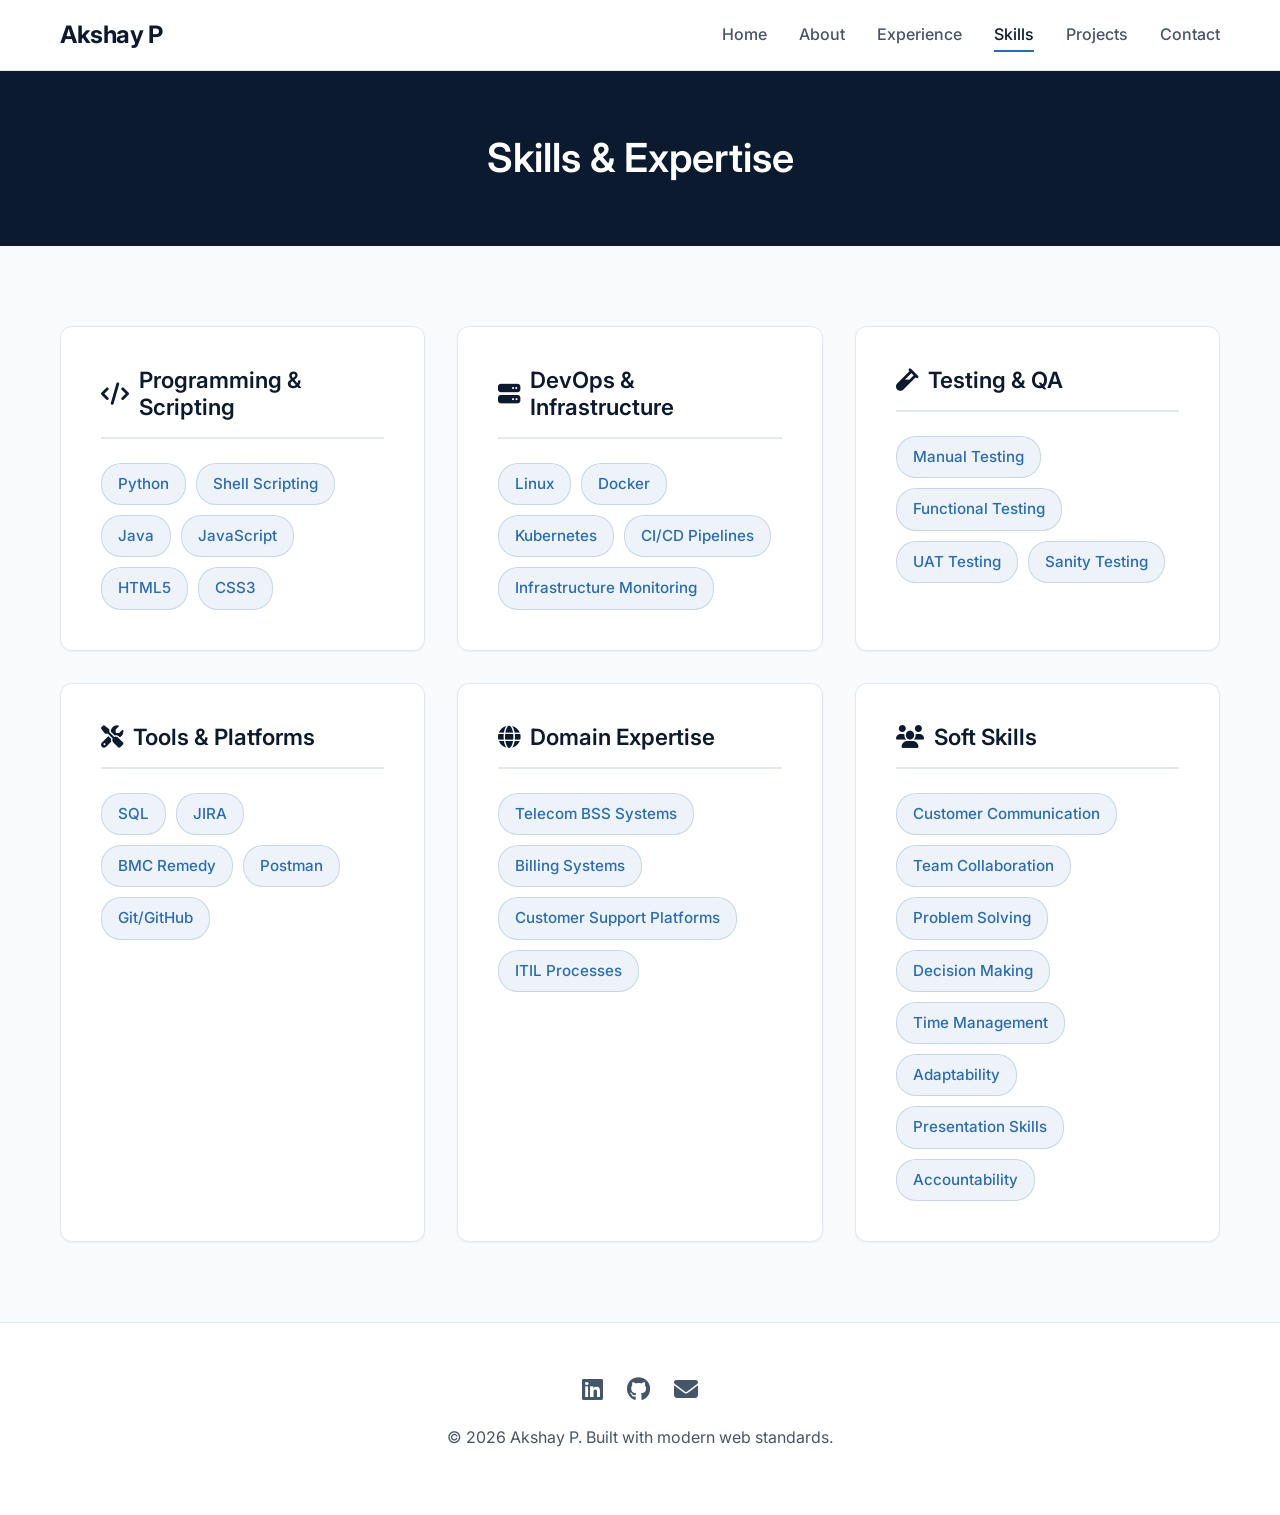
<file: skills.html>
<!DOCTYPE html>
<html lang="en">
<head>
  <meta charset="UTF-8">
  <meta name="viewport" content="width=device-width, initial-scale=1.0">
  <title>Skills | Akshay P</title>
  <meta name="description" content="Technical and Soft Skills of Akshay P.">
  <link rel="stylesheet" href="assets/css/style.css">
  <link rel="stylesheet" href="https://cdnjs.cloudflare.com/ajax/libs/font-awesome/6.4.0/css/all.min.css">
  <style>
    .page-header {
      background-color: var(--primary-color);
      color: #fff;
      padding: 4rem 0;
      text-align: center;
    }
    .page-header h1 {
      color: #fff;
      margin-bottom: 0;
    }

    .skills-section {
      padding: 5rem 0;
    }

    .skill-category {
      background: var(--bg-card);
      border-radius: 12px;
      padding: 2.5rem;
      border: 1px solid var(--border-color);
      box-shadow: var(--shadow-sm);
      height: 100%;
      transition: var(--transition);
    }
    .skill-category:hover {
      box-shadow: var(--shadow-lg);
      transform: translateY(-5px);
    }

    .skill-category h3 {
      font-size: 1.4rem;
      border-bottom: 2px solid var(--border-color);
      padding-bottom: 1rem;
      margin-bottom: 1.5rem;
      display: flex;
      align-items: center;
      gap: 10px;
    }

    .skill-tags {
      display: flex;
      flex-wrap: wrap;
      gap: 10px;
    }

    .skill-tag {
      background: rgba(43, 108, 176, 0.08);
      color: var(--accent-color);
      padding: 8px 16px;
      border-radius: 20px;
      font-size: 0.95rem;
      font-weight: 500;
      border: 1px solid rgba(43, 108, 176, 0.2);
      transition: var(--transition);
    }
    .skill-tag:hover {
      background: var(--accent-color);
      color: #fff;
    }

  </style>
</head>
<body>

  <!-- Navigation -->
  <nav class="navbar">
    <div class="container nav-container">
      <a href="index.html" class="logo">Akshay P</a>
      <div class="hamburger">
        <span></span>
        <span></span>
        <span></span>
      </div>
      <ul class="nav-menu">
        <li><a href="index.html" class="nav-link">Home</a></li>
        <li><a href="about.html" class="nav-link">About</a></li>
        <li><a href="experience.html" class="nav-link">Experience</a></li>
        <li><a href="skills.html" class="nav-link">Skills</a></li>
        <li><a href="projects.html" class="nav-link">Projects</a></li>
        <li><a href="contact.html" class="nav-link">Contact</a></li>
      </ul>
    </div>
  </nav>

  <!-- Page Header -->
  <header class="page-header">
    <div class="container">
      <h1 class="fade-in">Skills & Expertise</h1>
    </div>
  </header>

  <!-- Skills Content -->
  <section class="skills-section">
    <div class="container">
      
      <div class="grid grid-2">
        
        <!-- Programming and Scripting -->
        <div class="skill-category fade-in">
          <h3><i class="fas fa-code"></i> Programming & Scripting</h3>
          <div class="skill-tags">
            <span class="skill-tag">Python</span>
            <span class="skill-tag">Shell Scripting</span>
            <span class="skill-tag">Java</span>
            <span class="skill-tag">JavaScript</span>
            <span class="skill-tag">HTML5</span>
            <span class="skill-tag">CSS3</span>
          </div>
        </div>

        <!-- DevOps & Infrastructure -->
        <div class="skill-category fade-in">
          <h3><i class="fas fa-server"></i> DevOps & Infrastructure</h3>
          <div class="skill-tags">
            <span class="skill-tag">Linux</span>
            <span class="skill-tag">Docker</span>
            <span class="skill-tag">Kubernetes</span>
            <span class="skill-tag">CI/CD Pipelines</span>
            <span class="skill-tag">Infrastructure Monitoring</span>
          </div>
        </div>

        <!-- Testing and QA -->
        <div class="skill-category fade-in">
          <h3><i class="fas fa-vial"></i> Testing & QA</h3>
          <div class="skill-tags">
            <span class="skill-tag">Manual Testing</span>
            <span class="skill-tag">Functional Testing</span>
            <span class="skill-tag">UAT Testing</span>
            <span class="skill-tag">Sanity Testing</span>
          </div>
        </div>

        <!-- Tools & Platforms -->
        <div class="skill-category fade-in">
          <h3><i class="fas fa-tools"></i> Tools & Platforms</h3>
          <div class="skill-tags">
            <span class="skill-tag">SQL</span>
            <span class="skill-tag">JIRA</span>
            <span class="skill-tag">BMC Remedy</span>
            <span class="skill-tag">Postman</span>
            <span class="skill-tag">Git/GitHub</span>
          </div>
        </div>

        <!-- Domain Expertise -->
        <div class="skill-category fade-in">
          <h3><i class="fas fa-globe"></i> Domain Expertise</h3>
          <div class="skill-tags">
            <span class="skill-tag">Telecom BSS Systems</span>
            <span class="skill-tag">Billing Systems</span>
            <span class="skill-tag">Customer Support Platforms</span>
            <span class="skill-tag">ITIL Processes</span>
          </div>
        </div>

        <!-- Soft Skills -->
        <div class="skill-category fade-in">
          <h3><i class="fas fa-users"></i> Soft Skills</h3>
          <div class="skill-tags">
            <span class="skill-tag">Customer Communication</span>
            <span class="skill-tag">Team Collaboration</span>
            <span class="skill-tag">Problem Solving</span>
            <span class="skill-tag">Decision Making</span>
            <span class="skill-tag">Time Management</span>
            <span class="skill-tag">Adaptability</span>
            <span class="skill-tag">Presentation Skills</span>
            <span class="skill-tag">Accountability</span>
          </div>
        </div>

      </div>
    </div>
  </section>

  <!-- Footer -->
  <footer>
    <div class="container footer-content">
      <div class="social-links">
        <a href="https://www.linkedin.com/in/akshaypramodp" target="_blank" aria-label="LinkedIn"><i class="fab fa-linkedin"></i></a>
        <a href="https://github.com/akshaypramodp" target="_blank" aria-label="GitHub"><i class="fab fa-github"></i></a>
        <a href="mailto:akshaypramod107@gmail.com" aria-label="Email" target="_blank"><i class="fas fa-envelope"></i></a>
      </div>
      <p>&copy; 2026 Akshay P. Built with modern web standards.</p>
    </div>
  </footer>

  <script src="assets/js/main.js"></script>
</body>
</html>
</file>
<file: assets/css/style.css>
/* Google Fonts: Inter */
@import url('https://fonts.googleapis.com/css2?family=Inter:wght@300;400;500;600;700&display=swap');

/* CSS Variables for Light Theme */
:root {
  --primary-color: #0c1a30; 
  --secondary-color: #1a365d; 
  --accent-color: #2b6cb0;
  --text-primary: #1e293b;
  --text-secondary: #475569;
  --bg-main: #f8fafc;
  --bg-card: #ffffff;
  --border-color: #e2e8f0;
  
  --font-family: 'Inter', sans-serif;
  
  --shadow-sm: 0 1px 2px rgba(0,0,0,0.05);
  --shadow-md: 0 4px 6px -1px rgba(0,0,0,0.1), 0 2px 4px -1px rgba(0,0,0,0.06);
  --shadow-lg: 0 10px 15px -3px rgba(0,0,0,0.1), 0 4px 6px -2px rgba(0,0,0,0.05);
  
  --transition: all 0.3s cubic-bezier(0.4, 0, 0.2, 1);
}

/* Reset and Base Styles */
* {
  margin: 0;
  padding: 0;
  box-sizing: border-box;
}

html {
  scroll-behavior: smooth;
}

body {
  font-family: var(--font-family);
  background-color: var(--bg-main);
  color: var(--text-primary);
  line-height: 1.6;
  padding-top: 70px; /* Space for sticky nav */
}

a {
  text-decoration: none;
  color: var(--accent-color);
  transition: var(--transition);
}

a:hover {
  filter: brightness(1.2);
}

ul {
  list-style: none;
}

img {
  max-width: 100%;
  border-radius: 8px;
}

/* Container */
.container {
  max-width: 1200px;
  margin: 0 auto;
  padding: 0 20px;
}

/* Typography */
h1, h2, h3, h4, h5, h6 {
  font-weight: 600;
  line-height: 1.2;
  margin-bottom: 0.5em;
  color: var(--primary-color);
}

h1 { font-size: 2.5rem; }
h2 { font-size: 2rem; position: relative; padding-bottom: 0.5rem; margin-bottom: 1.5rem; }
h2::after {
  content: '';
  position: absolute;
  left: 0;
  bottom: 0;
  height: 3px;
  width: 50px;
  background-color: var(--accent-color);
  border-radius: 2px;
}
h3 { font-size: 1.5rem; }
p { margin-bottom: 1rem; color: var(--text-secondary); }

/* Navigation Area */
.navbar {
  position: fixed;
  top: 0;
  left: 0;
  width: 100%;
  background: rgba(255, 255, 255, 0.95);
  backdrop-filter: blur(10px);
  z-index: 1000;
  border-bottom: 1px solid var(--border-color);
  transition: var(--transition);
}

.nav-container {
  display: flex;
  justify-content: space-between;
  align-items: center;
  height: 70px;
}

.logo {
  font-size: 1.5rem;
  font-weight: 700;
  color: var(--primary-color);
  letter-spacing: -0.5px;
}

.nav-menu {
  display: flex;
  gap: 2rem;
}

.nav-link {
  color: var(--text-secondary);
  font-weight: 500;
  padding: 0.5rem 0;
  position: relative;
}

.nav-link::after {
  content: '';
  position: absolute;
  bottom: 0;
  left: 0;
  width: 0;
  height: 2px;
  background-color: var(--accent-color);
  transition: var(--transition);
}

.nav-link:hover::after,
.nav-link.active::after {
  width: 100%;
}

.nav-link:hover,
.nav-link.active {
  color: var(--primary-color);
}

/* Hamburger menu (Mobile) */
.hamburger {
  display: none;
  cursor: pointer;
  flex-direction: column;
  gap: 5px;
}
.hamburger span {
  display: block;
  width: 25px;
  height: 3px;
  background-color: var(--primary-color);
  transition: var(--transition);
}

/* Buttons */
.btn {
  display: inline-block;
  padding: 0.75rem 1.5rem;
  border-radius: 6px;
  font-weight: 500;
  text-align: center;
  cursor: pointer;
  border: none;
  transition: var(--transition);
}

.btn-primary {
  background-color: var(--accent-color);
  color: #fff;
}
.btn-primary:hover {
  background-color: var(--secondary-color);
  color: #fff;
  transform: translateY(-2px);
  box-shadow: var(--shadow-md);
}

.btn-secondary {
  background-color: transparent;
  color: var(--accent-color);
  border: 1px solid var(--accent-color);
}
.btn-secondary:hover {
  background-color: rgba(43, 108, 176, 0.05);
  transform: translateY(-2px);
}

/* Layout Utilities & Grids */
.grid {
  display: grid;
  gap: 2rem;
}
.grid-2 { grid-template-columns: repeat(auto-fit, minmax(300px, 1fr)); }
.grid-3 { grid-template-columns: repeat(auto-fit, minmax(250px, 1fr)); }

.flex-center {
  display: flex;
  justify-content: center;
  align-items: center;
}

/* Cards */
.card {
  background: var(--bg-card);
  border: 1px solid var(--border-color);
  border-radius: 12px;
  padding: 1.5rem;
  box-shadow: var(--shadow-sm);
  transition: var(--transition);
  height: 100%;
}

.card:hover {
  box-shadow: var(--shadow-lg);
  transform: translateY(-5px);
  border-color: rgba(43, 108, 176, 0.3);
}

.card-title {
  font-size: 1.2rem;
  margin-bottom: 0.5rem;
  color: var(--primary-color);
}

.card-subtitle {
  font-size: 0.9rem;
  color: var(--accent-color);
  margin-bottom: 1rem;
  font-weight: 500;
}

/* Sections */
section {
  padding: 5rem 0;
}

/* Footer */
footer {
  background-color: #fff;
  border-top: 1px solid var(--border-color);
  padding: 3rem 0;
  text-align: center;
  margin-top: auto;
}

.footer-content {
  display: flex;
  flex-direction: column;
  gap: 1rem;
  align-items: center;
}

.social-links {
  display: flex;
  gap: 1.5rem;
}

.social-links a {
  color: var(--text-secondary);
  font-size: 1.5rem;
}
.social-links a:hover {
  color: var(--accent-color);
  transform: scale(1.1);
}

/* Utilities */
.text-center { text-align: center; }
.mt-1 { margin-top: 1rem; } .mt-2 { margin-top: 2rem; } .mt-3 { margin-top: 3rem; }
.mb-1 { margin-bottom: 1rem; } .mb-2 { margin-bottom: 2rem; } .mb-3 { margin-bottom: 3rem; }

/* Animations */
.fade-in {
  opacity: 0;
  transform: translateY(20px);
  transition: opacity 0.6s ease-out, transform 0.6s ease-out;
}

.fade-in.is-visible {
  opacity: 1;
  transform: translateY(0);
}

/* Media Queries */
@media (max-width: 768px) {
  body { padding-top: 60px; }
  .nav-container { height: 60px; }
  h1 { font-size: 2rem; }
  
  .hamburger { display: flex; }
  
  .nav-menu {
    position: fixed;
    top: 60px;
    left: -100%;
    width: 100%;
    height: calc(100vh - 60px);
    background-color: var(--bg-card);
    flex-direction: column;
    align-items: center;
    justify-content: center;
    transition: 0.4s ease;
    gap: 3rem;
  }
  
  .nav-menu.active {
    left: 0;
  }
}
</file>
